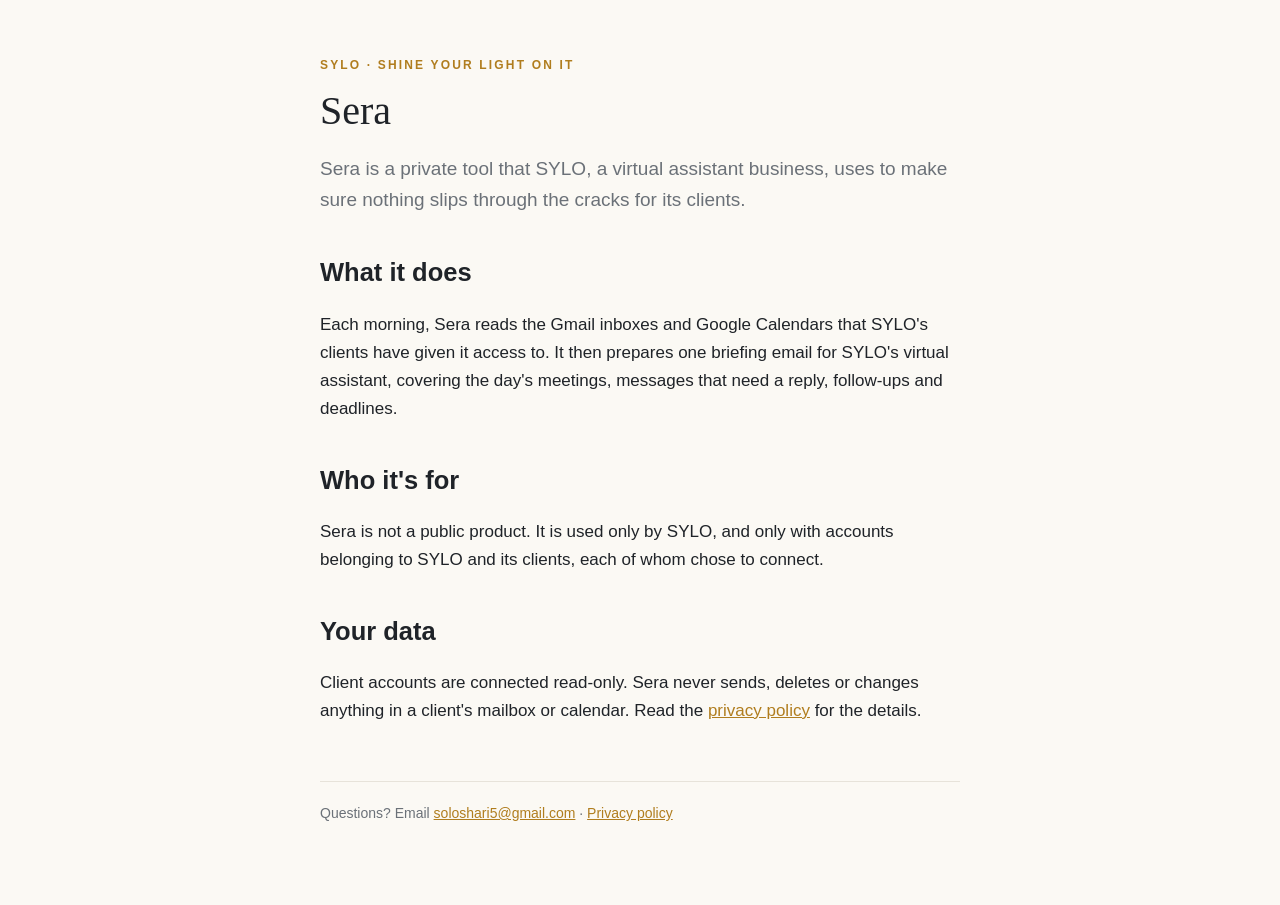
<file: index.html>
<!doctype html>
<html lang="en">
<head>
  <meta charset="utf-8">
  <meta name="viewport" content="width=device-width, initial-scale=1">
  <title>Sera by SYLO</title>
  <meta name="description" content="Sera is the private assistant tool SYLO uses to prepare a daily briefing of client email and calendars.">
  <link rel="stylesheet" href="style.css">
</head>
<body>
<main>
  <div class="eyebrow">SYLO · Shine Your Light On It</div>
  <h1>Sera</h1>
  <p class="lede">Sera is a private tool that SYLO, a virtual assistant business, uses to make sure nothing slips through the cracks for its clients.</p>

  <h2>What it does</h2>
  <p>Each morning, Sera reads the Gmail inboxes and Google Calendars that SYLO's clients have given it access to. It then prepares one briefing email for SYLO's virtual assistant, covering the day's meetings, messages that need a reply, follow-ups and deadlines.</p>

  <h2>Who it's for</h2>
  <p>Sera is not a public product. It is used only by SYLO, and only with accounts belonging to SYLO and its clients, each of whom chose to connect.</p>

  <h2>Your data</h2>
  <p>Client accounts are connected read-only. Sera never sends, deletes or changes anything in a client's mailbox or calendar. Read the <a href="privacy.html">privacy policy</a> for the details.</p>

  <footer>Questions? Email <a href="mailto:soloshari5@gmail.com">soloshari5@gmail.com</a> · <a href="privacy.html">Privacy policy</a></footer>
</main>
</body>
</html>
</file>
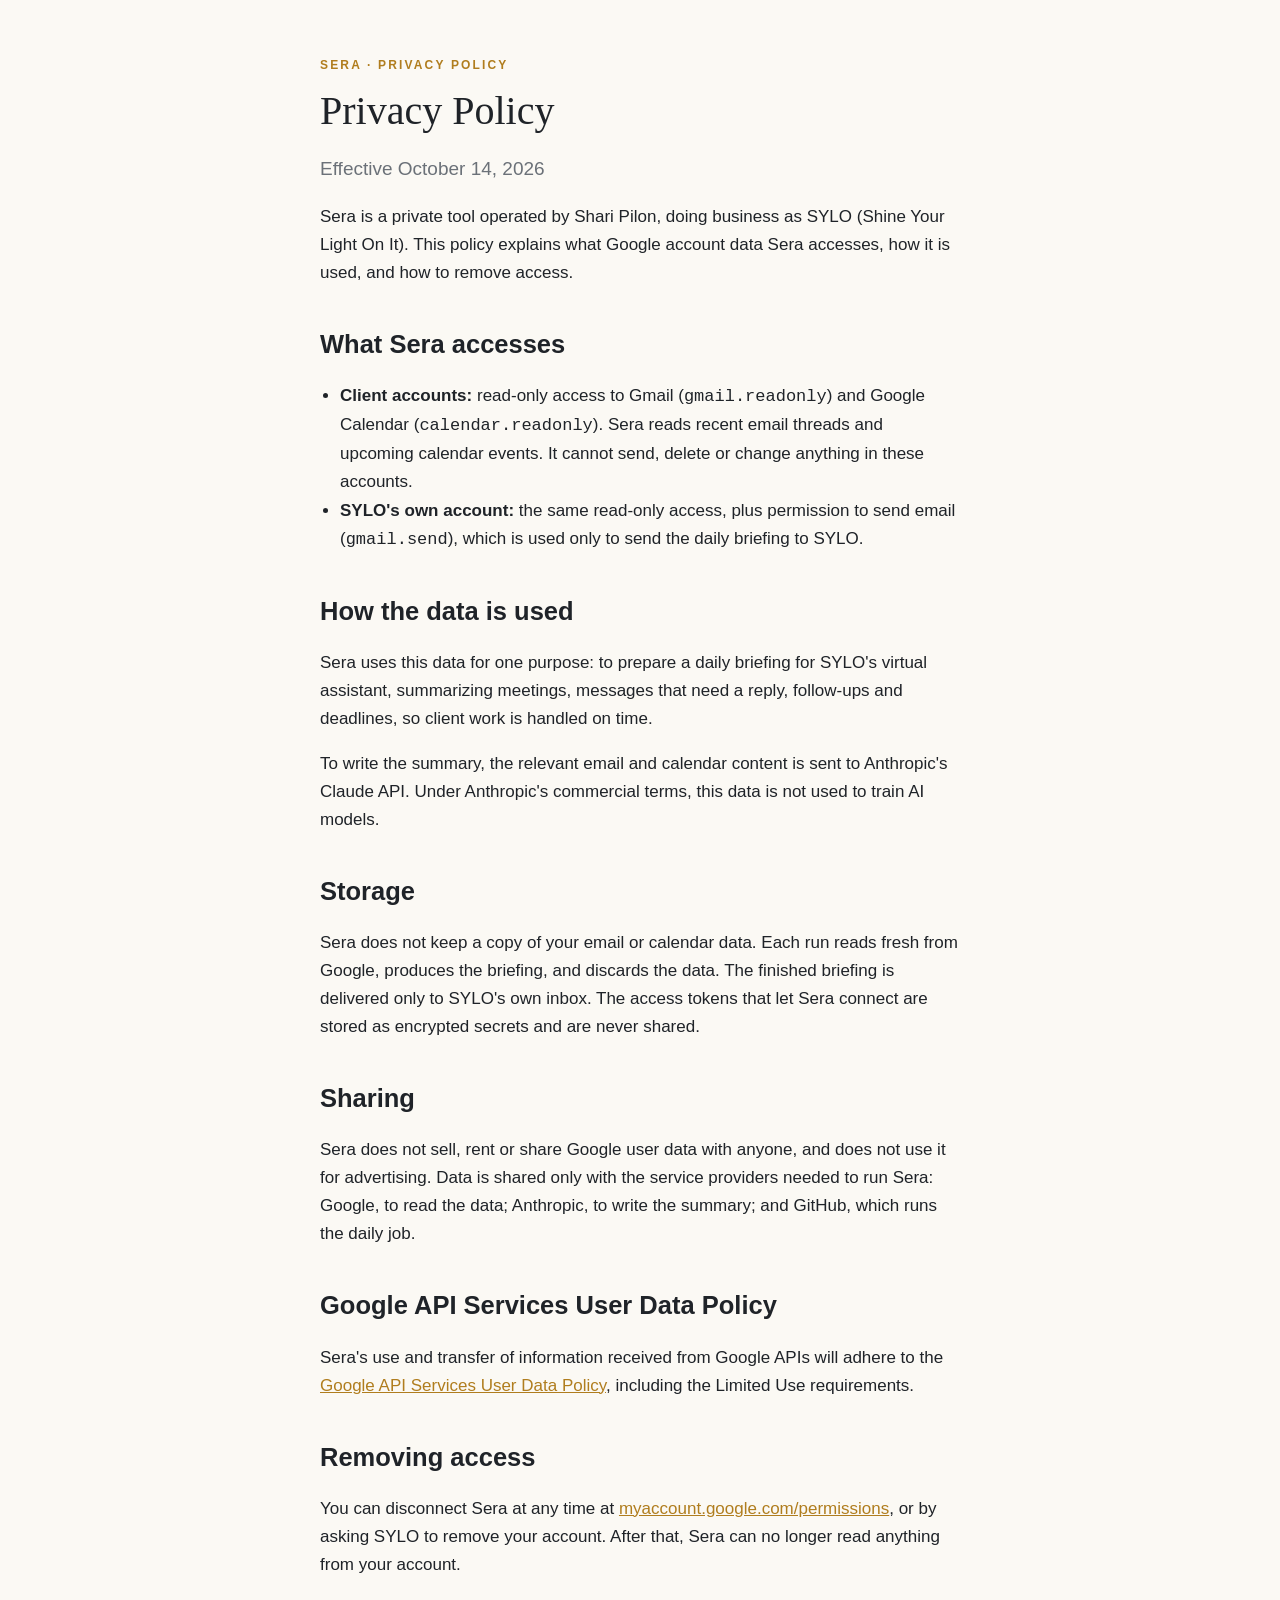
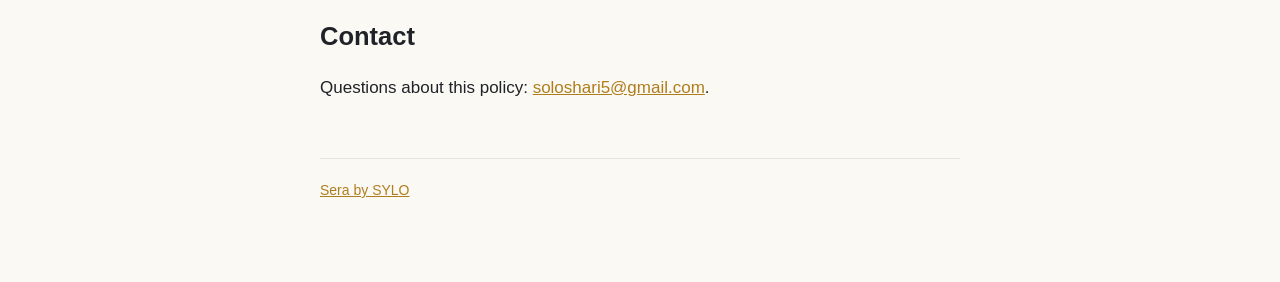
<file: privacy.html>
<!doctype html>
<html lang="en">
<head>
  <meta charset="utf-8">
  <meta name="viewport" content="width=device-width, initial-scale=1">
  <title>Sera Privacy Policy</title>
  <meta name="description" content="How Sera, SYLO's briefing tool, uses Gmail and Google Calendar data.">
  <link rel="stylesheet" href="style.css">
</head>
<body>
<main>
  <div class="eyebrow"><a href="./" style="text-decoration:none">Sera</a> · Privacy Policy</div>
  <h1>Privacy Policy</h1>
  <p class="lede">Effective October 14, 2026</p>

  <p>Sera is a private tool operated by Shari Pilon, doing business as SYLO (Shine Your Light On It). This policy explains what Google account data Sera accesses, how it is used, and how to remove access.</p>

  <h2>What Sera accesses</h2>
  <ul>
    <li><b>Client accounts:</b> read-only access to Gmail (<code>gmail.readonly</code>) and Google Calendar (<code>calendar.readonly</code>). Sera reads recent email threads and upcoming calendar events. It cannot send, delete or change anything in these accounts.</li>
    <li><b>SYLO's own account:</b> the same read-only access, plus permission to send email (<code>gmail.send</code>), which is used only to send the daily briefing to SYLO.</li>
  </ul>

  <h2>How the data is used</h2>
  <p>Sera uses this data for one purpose: to prepare a daily briefing for SYLO's virtual assistant, summarizing meetings, messages that need a reply, follow-ups and deadlines, so client work is handled on time.</p>
  <p>To write the summary, the relevant email and calendar content is sent to Anthropic's Claude API. Under Anthropic's commercial terms, this data is not used to train AI models.</p>

  <h2>Storage</h2>
  <p>Sera does not keep a copy of your email or calendar data. Each run reads fresh from Google, produces the briefing, and discards the data. The finished briefing is delivered only to SYLO's own inbox. The access tokens that let Sera connect are stored as encrypted secrets and are never shared.</p>

  <h2>Sharing</h2>
  <p>Sera does not sell, rent or share Google user data with anyone, and does not use it for advertising. Data is shared only with the service providers needed to run Sera: Google, to read the data; Anthropic, to write the summary; and GitHub, which runs the daily job.</p>

  <h2>Google API Services User Data Policy</h2>
  <p>Sera's use and transfer of information received from Google APIs will adhere to the <a href="https://developers.google.com/terms/api-services-user-data-policy">Google API Services User Data Policy</a>, including the Limited Use requirements.</p>

  <h2>Removing access</h2>
  <p>You can disconnect Sera at any time at <a href="https://myaccount.google.com/permissions">myaccount.google.com/permissions</a>, or by asking SYLO to remove your account. After that, Sera can no longer read anything from your account.</p>

  <h2>Contact</h2>
  <p>Questions about this policy: <a href="mailto:soloshari5@gmail.com">soloshari5@gmail.com</a>.</p>

  <footer><a href="./">Sera by SYLO</a></footer>
</main>
</body>
</html>
</file>
<file: style.css>
:root {
  --ink: #1f2328;
  --muted: #6b7178;
  --line: #e7e3da;
  --paper: #fbf9f4;
  --gold: #b07d1e;
}
@media (prefers-color-scheme: dark) {
  :root { --ink: #ece8df; --muted: #a29c90; --line: #34312b; --paper: #161512; --gold: #d9a441; }
}
* { box-sizing: border-box; }
body {
  margin: 0;
  background: var(--paper);
  color: var(--ink);
  font: 17px/1.65 -apple-system, BlinkMacSystemFont, "Segoe UI", Helvetica, Arial, sans-serif;
}
main { max-width: 680px; margin: 0 auto; padding: 56px 20px 80px; }
.eyebrow { font-size: 12px; font-weight: 600; letter-spacing: .18em; text-transform: uppercase; color: var(--gold); }
h1 { font: 400 40px/1.15 Georgia, "Times New Roman", serif; margin: 12px 0 16px; }
h2 { font: 600 18px/1.3 inherit; margin: 36px 0 8px; }
p, li { color: var(--ink); }
.lede { font-size: 19px; color: var(--muted); }
a { color: var(--gold); }
ul { padding-left: 20px; }
footer { margin-top: 56px; padding-top: 20px; border-top: 1px solid var(--line); font-size: 14px; color: var(--muted); }
</file>
